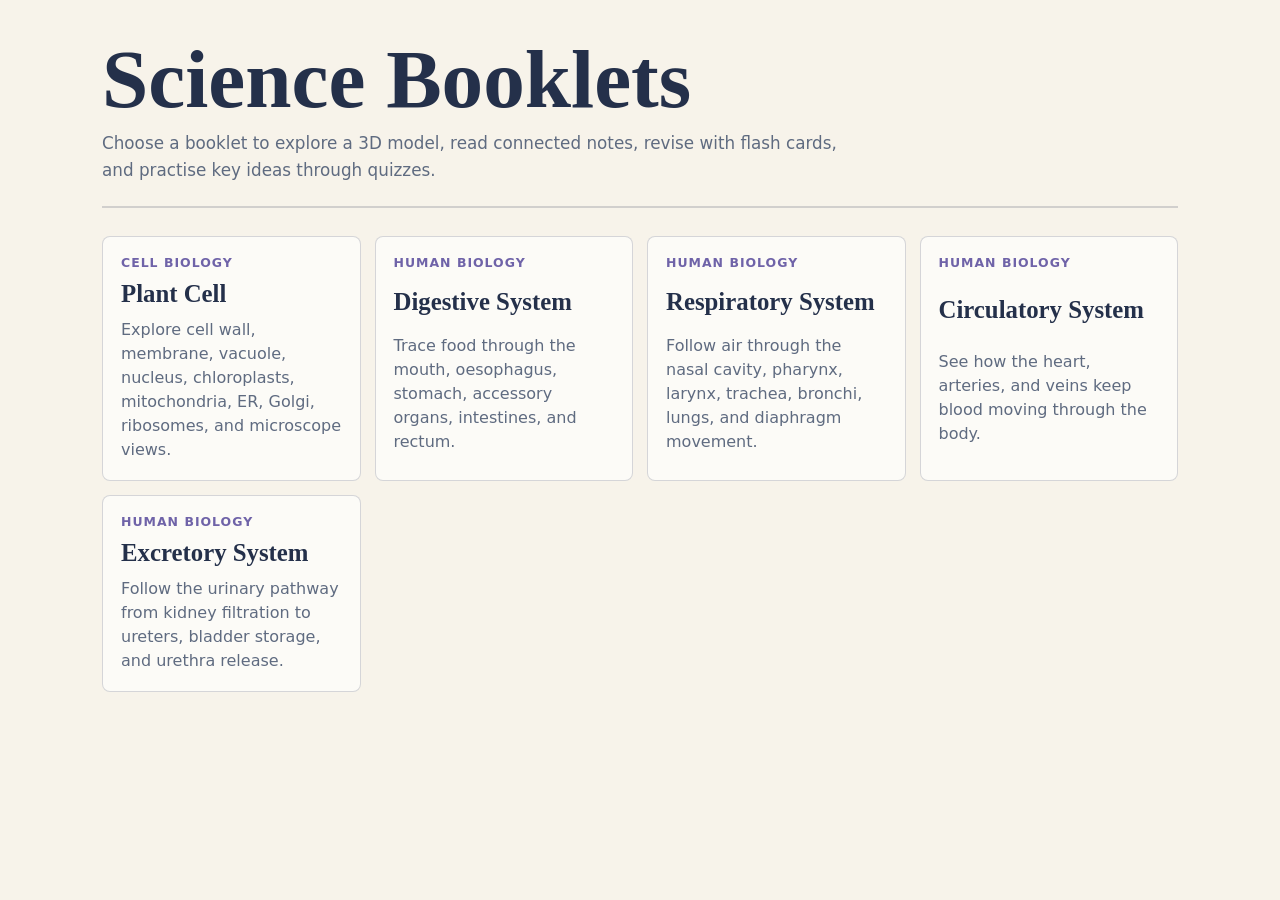
<file: index.html>
<!doctype html>
<html lang="en">
  <head>
    <meta charset="utf-8" />
    <meta name="viewport" content="width=device-width, initial-scale=1" />
    <title>Science Booklets</title>
    <link rel="icon" href="data:," />
    <style>
      :root {
        --ink: #24304a;
        --muted: #5f6b80;
        --paper: #f7f3ea;
        --line: rgba(36, 48, 74, 0.18);
        --red: #b8413e;
        --violet: #6f63a8;
        color: var(--ink);
        font-family: Inter, ui-sans-serif, system-ui, -apple-system, BlinkMacSystemFont, "Segoe UI", sans-serif;
        background: var(--paper);
      }

      * {
        box-sizing: border-box;
      }

      body {
        margin: 0;
      }

      main {
        margin: 0 auto;
        max-width: 1120px;
        padding: 40px 22px 56px;
      }

      header {
        border-bottom: 2px solid var(--line);
        margin-bottom: 28px;
        padding-bottom: 22px;
      }

      h1 {
        font-family: Georgia, "Times New Roman", serif;
        font-size: clamp(2.35rem, 7vw, 5.2rem);
        line-height: 0.94;
        margin: 0 0 12px;
      }

      header p {
        color: var(--muted);
        font-size: 1.05rem;
        line-height: 1.6;
        margin: 0;
        max-width: 760px;
      }

      .grid {
        display: grid;
        gap: 14px;
        grid-template-columns: repeat(auto-fit, minmax(240px, 1fr));
      }

      .card {
        background: rgba(255, 255, 255, 0.62);
        border: 1px solid var(--line);
        border-radius: 8px;
        color: inherit;
        display: grid;
        gap: 10px;
        min-height: 178px;
        padding: 18px;
        text-decoration: none;
        transition: border-color 160ms ease, box-shadow 160ms ease, transform 160ms ease;
      }

      .card:hover,
      .card:focus-visible {
        border-color: var(--red);
        box-shadow: 0 12px 30px rgba(36, 48, 74, 0.12);
        outline: none;
        transform: translateY(-2px);
      }

      .card span {
        color: var(--violet);
        font-size: 0.78rem;
        font-weight: 800;
        letter-spacing: 0.08em;
        text-transform: uppercase;
      }

      .card strong {
        font-family: Georgia, "Times New Roman", serif;
        font-size: 1.55rem;
      }

      .card p {
        color: var(--muted);
        line-height: 1.5;
        margin: 0;
      }
    </style>
  </head>
  <body>
    <main>
      <header>
        <h1>Science Booklets</h1>
        <p>
          Choose a booklet to explore a 3D model, read connected notes, revise with flash cards,
          and practise key ideas through quizzes.
        </p>
      </header>

      <section class="grid" aria-label="Available booklets">
        <a class="card" href="./booklet/plant-cell/">
          <span>Cell Biology</span>
          <strong>Plant Cell</strong>
          <p>Explore cell wall, membrane, vacuole, nucleus, chloroplasts, mitochondria, ER, Golgi, ribosomes, and microscope views.</p>
        </a>

        <a class="card" href="./booklet/human-systems/digestive-system/">
          <span>Human Biology</span>
          <strong>Digestive System</strong>
          <p>Trace food through the mouth, oesophagus, stomach, accessory organs, intestines, and rectum.</p>
        </a>

        <a class="card" href="./booklet/human-systems/respiratory-system/">
          <span>Human Biology</span>
          <strong>Respiratory System</strong>
          <p>Follow air through the nasal cavity, pharynx, larynx, trachea, bronchi, lungs, and diaphragm movement.</p>
        </a>

        <a class="card" href="./booklet/human-systems/circulatory-system/">
          <span>Human Biology</span>
          <strong>Circulatory System</strong>
          <p>See how the heart, arteries, and veins keep blood moving through the body.</p>
        </a>

        <a class="card" href="./booklet/human-systems/excretory-system/">
          <span>Human Biology</span>
          <strong>Excretory System</strong>
          <p>Follow the urinary pathway from kidney filtration to ureters, bladder storage, and urethra release.</p>
        </a>
      </section>
    </main>
  </body>
</html>
</file>
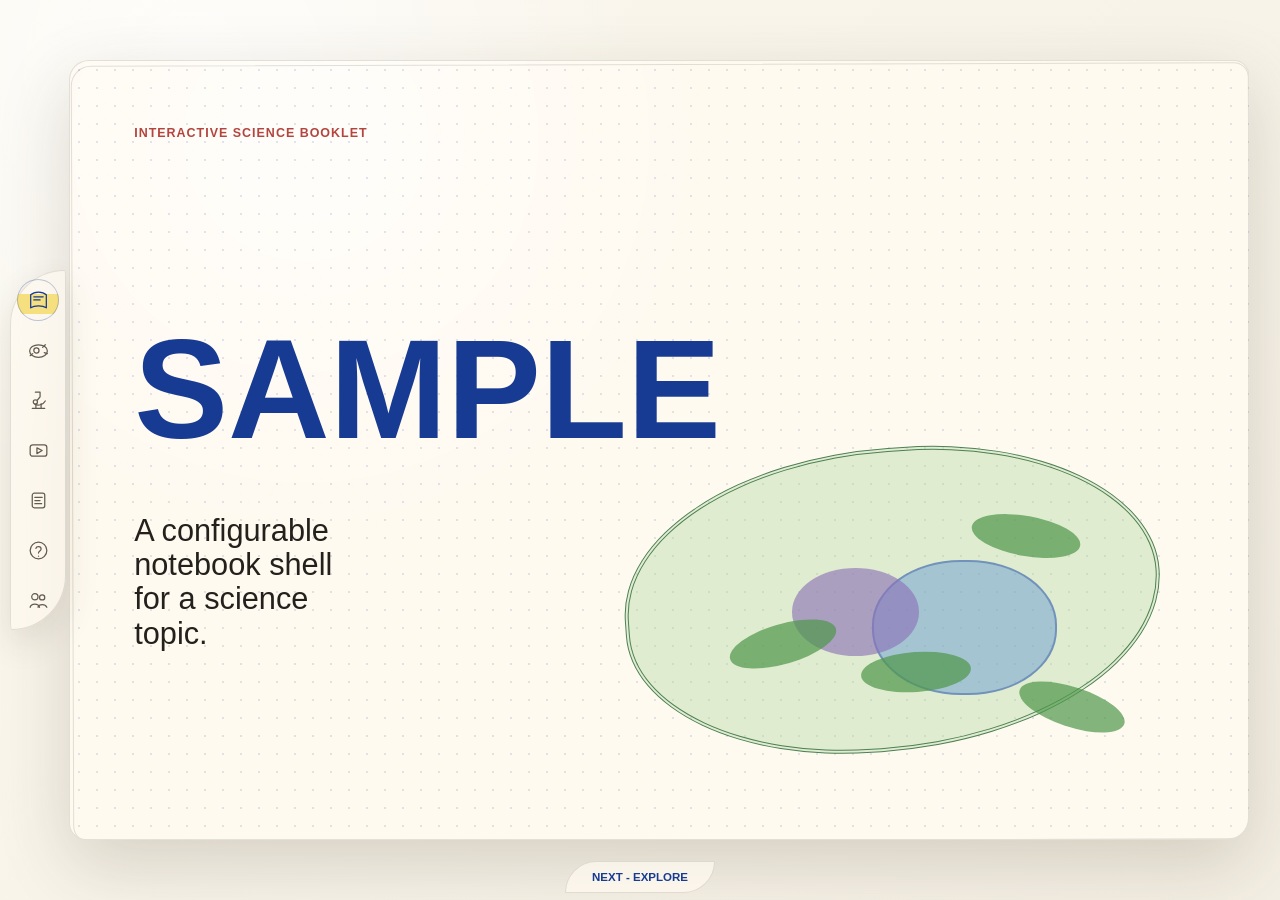
<file: booklet/booklet_template/index.html>
<!doctype html>
<html lang="en">
  <head>
    <meta charset="utf-8" />
    <meta name="viewport" content="width=device-width, initial-scale=1" />
    <title data-document-title>Digital Booklet</title>
    <link rel="icon" href="data:," />
    <script type="importmap">
      {
        "imports": {
          "three": "./vendor/three/three.module.js",
          "three/addons/": "./vendor/three/addons/"
        }
      }
    </script>
    <link rel="stylesheet" href="./styles.css?v=template-10" />
  </head>
  <body>
    <nav class="page-icon-rail" aria-label="Booklet pages" data-page-rail></nav>
    <main class="booklet" id="booklet">
      <section class="booklet-page cover-page" id="cover" data-page-label="Cover">
        <a class="page-arrow down" href="#page-immersive" data-next-link>next - Explore</a>
        <article class="cover-sheet paper-surface">
          <p class="page-type" data-cover-kicker>interactive science booklet</p>
          <h1 data-cover-title>BOOKLET</h1>
          <p class="cover-line" data-cover-line>A living notebook for exploring ideas.</p>
          <div class="cover-cell" aria-hidden="true" data-cover-art>
            <span class="cell-shell"></span>
            <span class="cell-vacuole"></span>
            <span class="cell-nucleus"></span>
            <span class="leaf-dot d1"></span>
            <span class="leaf-dot d2"></span>
            <span class="leaf-dot d3"></span>
            <span class="leaf-dot d4"></span>
          </div>
        </article>
      </section>

      <section class="booklet-page spread-page ftue-active" id="page-immersive" data-page-label="01 Explore">
        <a class="page-arrow up" href="#cover">previous - Cover</a>
        <a class="page-arrow down" href="#page-gallery">next - Gallery</a>
        <div class="page-type" data-immersive-label>01 Explore</div>
        <article class="panel visual-panel">
          <header class="panel-header">
            <h2 data-immersive-title>Explore</h2>
            <p class="ftue-line ftue-pulse" data-immersive-ftue>Rotate, zoom, tap a part, and read related notes.</p>
          </header>
          <div class="cell-viewer" id="cell-viewer">
            <div class="viewer-status" data-viewer-status>loading model...</div>
            <div class="label-layer" data-label-layer></div>
          </div>
          <div class="tool-row">
            <button type="button" data-viewer-action="play">pause</button>
            <button type="button" data-viewer-action="rotate">rotate</button>
            <button type="button" data-viewer-action="zoom">zoom</button>
            <button type="button" data-viewer-action="labels">all labels</button>
            <button type="button" data-viewer-action="isolate">isolate</button>
            <button type="button" data-viewer-action="reset">reset</button>
          </div>
        </article>
        <aside class="panel notes-panel">
          <header class="panel-header compact">
            <p class="eyebrow" data-notes-eyebrow>linked notes</p>
            <h2 data-notes-title></h2>
            <p data-notes-hint></p>
          </header>
          <section class="note-card lead">
            <h3 data-overview-title></h3>
            <p data-overview-primary></p>
            <p data-overview-secondary></p>
          </section>
          <section class="note-card detail" data-detail-card>
            <h3 data-detail-title></h3>
            <p data-detail-body></p>
            <dl data-detail-list></dl>
          </section>
        </aside>
      </section>

      <section class="booklet-page spread-page ftue-active" id="page-gallery" data-page-label="02 Gallery">
        <a class="page-arrow up" href="#page-immersive">previous - Explore</a>
        <a class="page-arrow down" href="#page-video">next - Watch</a>
        <div class="page-type" data-gallery-label>02 Gallery</div>
        <article class="panel visual-panel">
          <header class="panel-header micro-panel-header">
            <p class="ftue-line" data-gallery-ftue>Use the arrows to compare views.</p>
          </header>
          <div class="micro-stage" data-gallery-stage></div>
        </article>
        <aside class="panel notes-panel">
          <header class="panel-header compact">
            <p class="eyebrow" data-gallery-eyebrow>observation guide</p>
            <h2 data-gallery-title>Look Closely</h2>
            <p data-gallery-body></p>
          </header>
          <section class="note-card lead" data-gallery-guide></section>
          <section class="note-card detail" data-gallery-copy></section>
        </aside>
      </section>

      <section class="booklet-page spread-page ftue-active" id="page-video" data-page-label="03 Watch">
        <a class="page-arrow up" href="#page-gallery">previous - Gallery</a>
        <a class="page-arrow down" href="#page-flashcards">next - Exam Prep</a>
        <div class="page-type" data-video-label>03 Watch</div>
        <article class="panel visual-panel">
          <header class="panel-header">
            <h2 data-video-page-title>Watch</h2>
            <p class="ftue-line" data-video-ftue>Pick a video from the playlist to begin watching.</p>
          </header>
          <div class="video-shell">
            <iframe
              data-video-player
              title="Booklet video player"
              allow="accelerometer; autoplay; clipboard-write; encrypted-media; gyroscope; picture-in-picture; web-share"
              allowfullscreen
            ></iframe>
          </div>
        </article>
        <aside class="panel notes-panel">
          <header class="panel-header compact">
            <p class="eyebrow">playlist and transcript notes</p>
            <h2 data-video-title></h2>
            <p data-video-subtitle></p>
          </header>
          <div class="playlist" data-video-list></div>
          <section class="note-card detail" data-video-notes></section>
        </aside>
      </section>

      <section class="booklet-page full-page ftue-active" id="page-flashcards" data-page-label="04 Revise">
        <a class="page-arrow up" href="#page-video">previous - Watch</a>
        <a class="page-arrow down" href="#page-quiz">next - Mastery Quiz</a>
        <div class="page-type">04 Exam Prep</div>
        <article class="full-sheet panel">
          <header class="panel-header centered">
            <p class="eyebrow">flip to revise</p>
            <h2 data-flashcards-title>Flash Card Desk</h2>
            <p class="ftue-line">Tap any card once to reveal the answer.</p>
          </header>
          <div class="flash-grid" data-flashcards></div>
        </article>
      </section>

      <section class="booklet-page spread-page ftue-active" id="page-quiz" data-page-label="05 Quiz">
        <a class="page-arrow up" href="#page-flashcards">previous - Exam Prep</a>
        <a class="page-arrow down" href="#page-extras">next - Extras</a>
        <div class="page-type">05 Mastery Quiz</div>
        <article class="panel quiz-panel locked" data-quiz-panel>
          <header class="panel-header">
            <h2 data-quiz-title>Timed Quiz</h2>
            <p class="ftue-line">Press start when you are ready for the timed quiz.</p>
          </header>
          <div class="quiz-stack" data-quiz-stack></div>
          <div class="quiz-start-overlay" data-quiz-start-overlay>
            <p class="eyebrow">ready check</p>
            <h3>Start the quiz?</h3>
            <p>The questions will unlock and the timer will begin.</p>
            <button class="primary-action" type="button" data-start-quiz>start quiz</button>
          </div>
        </article>
        <aside class="panel score-panel">
          <header class="panel-header compact">
            <p class="eyebrow">quiz dashboard</p>
            <h2>Mastery Meter</h2>
          </header>
          <div class="score-grid">
            <div><span>time</span><strong data-timer>05:00</strong></div>
            <div><span>score</span><strong data-score>0 / 0</strong></div>
            <div><span>attempts</span><strong data-attempts>0</strong></div>
            <div><span>status</span><strong data-quiz-status>paused</strong></div>
          </div>
          <button class="primary-action" type="button" data-reset-quiz>restart quiz</button>
          <section class="note-card detail">
            <h3>Think Like A Scientist</h3>
            <p data-quiz-help>A strong answer names the part, describes its job, and connects it to the whole pathway.</p>
          </section>
        </aside>
      </section>

      <section class="booklet-page spread-page" id="page-extras" data-page-label="06 Extras">
        <a class="page-arrow up" href="#page-quiz">previous - Mastery Quiz</a>
        <a class="page-arrow down" href="#cover">next - Cover</a>
        <div class="page-type">06 Extras</div>
        <article class="panel people-panel">
          <header class="panel-header">
            <h2 data-extras-title>People Behind The Ideas</h2>
            <p data-extras-subtitle></p>
          </header>
          <div class="people-grid" data-people-grid></div>
        </article>
        <aside class="panel notes-panel">
          <header class="panel-header compact">
            <p class="eyebrow">contribution notes</p>
            <h2 data-person-name></h2>
            <p data-person-role></p>
          </header>
          <section class="note-card detail" data-person-detail></section>
        </aside>
      </section>
    </main>
    <script type="module" src="./app.js?v=template-10"></script>
  </body>
</html>
</file>
<file: booklet/booklet_template/styles.css>
:root {
  --desk: #f4efe4;
  --paper: #fffaf0;
  --paper-deep: #f2e5ca;
  --ink: #24211d;
  --muted: #625b4e;
  --blue: #173a92;
  --green: #3d8754;
  --red: #b3453e;
  --orange: #c26d2d;
  --yellow: #f4dc72;
  --teal: #5ea6a0;
  --violet: #8c72b9;
  --line: rgba(48, 43, 34, 0.22);
  --soft-line: rgba(48, 43, 34, 0.13);
  --shadow: 0 24px 70px rgba(69, 52, 26, 0.18);
}

* {
  box-sizing: border-box;
}

html {
  height: 100%;
  scroll-behavior: smooth;
}

body {
  background:
    radial-gradient(circle at 15% 8%, rgba(255, 255, 255, 0.8), transparent 28rem),
    linear-gradient(135deg, #fbf8ef, var(--desk));
  color: var(--ink);
  font-family: Inter, "Segoe UI", Arial, sans-serif;
  height: 100%;
  margin: 0;
  overflow: hidden;
}

.page-icon-rail {
  background: rgba(255, 250, 240, 0.72);
  border: 1px solid var(--soft-line);
  border-radius: 999px 44% 999px 52%;
  box-shadow: 0 14px 34px rgba(69, 52, 26, 0.12);
  display: grid;
  gap: 8px;
  left: 10px;
  padding: 8px 6px;
  position: fixed;
  top: 50%;
  transform: translateY(-50%);
  z-index: 40;
}

.page-icon-tab {
  align-items: center;
  border: 1px solid transparent;
  border-radius: 999px;
  color: var(--muted);
  display: grid;
  height: 42px;
  justify-items: center;
  padding: 3px;
  position: relative;
  text-decoration: none;
  width: 42px;
}

.page-icon-tab svg {
  fill: none;
  height: 25px;
  stroke: currentColor;
  stroke-linecap: round;
  stroke-linejoin: round;
  stroke-width: 2.4;
  width: 25px;
}

.page-icon-tab span {
  background: var(--ink);
  border-radius: 999px;
  color: var(--paper);
  font-size: 0.68rem;
  font-weight: 900;
  left: 48px;
  opacity: 0;
  padding: 0.35em 0.6em;
  pointer-events: none;
  position: absolute;
  top: 50%;
  transform: translateY(-50%);
  transition: opacity 160ms ease;
  white-space: nowrap;
}

.page-icon-tab:hover span,
.page-icon-tab:focus-visible span {
  opacity: 1;
}

.page-icon-tab.active {
  background: linear-gradient(transparent 34%, rgba(244, 220, 114, 0.9) 34% 84%, transparent 84%);
  border-color: rgba(23, 58, 146, 0.28);
  color: var(--blue);
}

button,
a {
  color: inherit;
  font: inherit;
}

.booklet {
  height: 100svh;
  overflow-y: auto;
  scroll-snap-type: y mandatory;
}

.booklet-page {
  display: grid;
  gap: clamp(12px, 1.5vw, 18px);
  height: 100svh;
  overflow: hidden;
  padding: clamp(16px, 2vw, 28px) clamp(16px, 2vw, 28px) clamp(16px, 2vw, 28px) clamp(54px, 5vw, 72px);
  position: relative;
  scroll-snap-align: start;
}

.spread-page {
  grid-template-columns: minmax(0, 1.1fr) minmax(320px, 0.9fr);
}

.full-page,
.cover-page {
  place-items: center;
}

.paper-surface,
.panel {
  background:
    radial-gradient(rgba(23, 58, 146, 0.13) 1px, transparent 1.2px),
    radial-gradient(circle at 20% 10%, rgba(255, 255, 255, 0.72), transparent 34%),
    var(--paper);
  background-size: 18px 18px, auto, auto;
  border: 1px solid var(--soft-line);
  border-radius: 20px 15px 22px 17px;
  box-shadow: var(--shadow);
  min-height: 0;
  position: relative;
}

.panel::after,
.paper-surface::after,
.note-card::after,
.cell-viewer::after,
.video-shell::after,
.micro-stage::after,
.flash-card::after {
  border: 1px solid rgba(48, 43, 34, 0.14);
  border-radius: inherit;
  content: "";
  inset: 3px -2px -2px 2px;
  pointer-events: none;
  position: absolute;
  transform: rotate(-0.18deg);
}

.panel {
  display: flex;
  flex-direction: column;
  gap: 12px;
  overflow: hidden;
  padding: clamp(16px, 2vw, 28px);
}

.page-type {
  color: var(--red);
  font-size: 0.78rem;
  font-weight: 900;
  left: clamp(24px, 3vw, 42px);
  letter-spacing: 0.08em;
  position: absolute;
  text-transform: uppercase;
  top: clamp(18px, 2.2vw, 32px);
  z-index: 5;
}

.page-arrow {
  align-items: center;
  background: rgba(255, 250, 240, 0.74);
  border: 1px solid var(--soft-line);
  border-radius: 999px 48% 999px 52%;
  color: var(--blue);
  display: flex;
  font-size: 0.72rem;
  font-weight: 900;
  height: 32px;
  justify-content: center;
  left: 50%;
  min-width: 150px;
  padding: 0 14px;
  position: absolute;
  text-decoration: none;
  text-transform: uppercase;
  transform: translateX(-50%);
  z-index: 10;
}

.page-arrow.up {
  top: 7px;
}

.page-arrow.down {
  bottom: 7px;
}

.cover-sheet {
  display: grid;
  grid-template-columns: minmax(0, 0.9fr) minmax(360px, 1.1fr);
  height: min(780px, calc(100svh - 48px));
  max-width: 1180px;
  overflow: hidden;
  padding: clamp(32px, 5vw, 76px);
  width: min(1180px, calc(100vw - 48px));
}

.cover-sheet .page-type {
  position: static;
}

h1,
h2,
h3,
p {
  margin: 0;
}

h1 {
  align-self: center;
  color: var(--blue);
  font-size: clamp(5rem, 11vw, 10rem);
  letter-spacing: 0;
  line-height: 0.88;
  max-width: 6ch;
}

h2 {
  color: var(--blue);
  font-size: clamp(2rem, 4vw, 4.4rem);
  letter-spacing: 0;
  line-height: 0.96;
}

h3 {
  font-size: clamp(1.1rem, 1.6vw, 1.5rem);
  line-height: 1.08;
}

p {
  color: var(--muted);
  font-size: clamp(0.95rem, 1.15vw, 1.08rem);
  line-height: 1.38;
}

.cover-line {
  align-self: start;
  color: var(--ink);
  font-size: clamp(1.35rem, 2.4vw, 2.2rem);
  line-height: 1.12;
  max-width: 13ch;
}

.cover-cell {
  align-self: end;
  aspect-ratio: 1.45 / 1;
  grid-column: 2;
  grid-row: 1 / span 3;
  justify-self: center;
  max-width: 620px;
  position: relative;
  width: 100%;
}

.cover-cell span {
  position: absolute;
}

.cell-shell {
  background: rgba(173, 213, 154, 0.38);
  border: 4px double rgba(50, 108, 61, 0.84);
  border-radius: 52% 47% 55% 45%;
  inset: 18% 4% 6% 3%;
  transform: rotate(-4deg);
}

.cell-vacuole {
  background: rgba(99, 154, 212, 0.48);
  border: 2px solid rgba(23, 58, 146, 0.36);
  border-radius: 48%;
  height: 34%;
  right: 22%;
  top: 46%;
  width: 32%;
}

.cell-nucleus {
  background: rgba(140, 114, 185, 0.62);
  border-radius: 50%;
  height: 22%;
  left: 32%;
  top: 48%;
  width: 22%;
}

.leaf-dot {
  background: rgba(77, 151, 75, 0.7);
  border-radius: 50%;
  height: 10%;
  width: 19%;
}

.d1 { left: 21%; top: 62%; transform: rotate(-16deg); }
.d2 { right: 18%; top: 35%; transform: rotate(10deg); }
.d3 { right: 10%; bottom: 12%; transform: rotate(18deg); }
.d4 { left: 44%; bottom: 21%; transform: rotate(-4deg); }

.cover-system {
  align-self: end;
  aspect-ratio: 1.05 / 1.2;
  grid-column: 2;
  grid-row: 1 / span 3;
  justify-self: center;
  max-width: 430px;
  position: relative;
  width: 100%;
}

.system-torso {
  background:
    radial-gradient(circle at 50% 18%, rgba(172, 204, 242, 0.48) 0 9%, transparent 10%),
    radial-gradient(ellipse at 50% 54%, rgba(255, 250, 240, 0.68) 0 39%, transparent 40%);
  border: 2px solid rgba(23, 58, 146, 0.34);
  border-radius: 46% 48% 42% 45%;
  inset: 3% 15% 0;
  position: absolute;
  transform: rotate(-2deg);
}

.system-torso::after {
  border: 1px dashed rgba(23, 58, 146, 0.28);
  border-radius: 50%;
  content: "";
  inset: 15% 20% 12%;
  position: absolute;
}

.system-spine {
  background: linear-gradient(rgba(23, 58, 146, 0.32), rgba(23, 58, 146, 0.06));
  border-radius: 999px;
  height: 76%;
  left: 50%;
  position: absolute;
  top: 15%;
  transform: translateX(-50%) rotate(1deg);
  width: 4px;
}

.system-node {
  align-items: center;
  color: var(--blue);
  display: flex;
  gap: 6px;
  left: var(--node-x, 50%);
  position: absolute;
  top: var(--node-y, 50%);
  transform: translate(-50%, -50%) rotate(var(--node-tilt, -2deg));
}

.system-node i {
  background: color-mix(in srgb, var(--node-color) 45%, #fffaf0);
  border: 1px solid color-mix(in srgb, var(--node-color) 70%, var(--blue));
  border-radius: 50% 45% 53% 48%;
  display: block;
  height: 22px;
  width: 22px;
}

.system-node b {
  background: linear-gradient(transparent 26%, color-mix(in srgb, var(--node-color) 38%, transparent) 26% 86%, transparent 86%);
  font-size: 0.78rem;
  max-width: 92px;
  overflow: hidden;
  text-overflow: ellipsis;
  white-space: nowrap;
}

.system-node.n1 { --node-x: 42%; --node-y: 22%; --node-tilt: -3deg; }
.system-node.n2 { --node-x: 58%; --node-y: 35%; --node-tilt: 2deg; }
.system-node.n3 { --node-x: 40%; --node-y: 50%; --node-tilt: -1deg; }
.system-node.n4 { --node-x: 62%; --node-y: 62%; --node-tilt: 2deg; }
.system-node.n5 { --node-x: 43%; --node-y: 75%; --node-tilt: -2deg; }
.system-node.n6 { --node-x: 60%; --node-y: 87%; --node-tilt: 1deg; }

.panel-header {
  display: grid;
  flex: 0 0 auto;
  gap: 8px;
  max-width: 42rem;
  position: relative;
  z-index: 2;
}

.micro-panel-header {
  max-width: none;
}

.ftue-line {
  border: 1px solid rgba(23, 58, 146, 0.18);
  border-radius: 999px 48% 999px 52%;
  color: var(--blue);
  display: inline-block;
  font-weight: 900;
  padding: 0.48em 0.78em;
  width: fit-content;
}

.ftue-pulse {
  background: rgba(255, 250, 240, 0.8);
}

.ftue-active .ftue-pulse {
  animation: glowCycle 2.2s linear infinite;
}

.booklet-page:not(.ftue-active) .ftue-line {
  background: rgba(255, 250, 240, 0.5);
}

.panel-header.compact h2 {
  font-size: clamp(1.9rem, 3vw, 3rem);
}

.panel-header.centered {
  margin-inline: auto;
  text-align: center;
}

.eyebrow {
  color: var(--red);
  font-size: 0.76rem;
  font-weight: 900;
  letter-spacing: 0.08em;
  text-transform: uppercase;
}

.cell-viewer,
.micro-stage,
.video-shell {
  border: 1.5px solid rgba(23, 58, 146, 0.36);
  border-radius: 22px 30px 18px 26px;
  flex: 1 1 auto;
  min-height: 260px;
  overflow: hidden;
  position: relative;
}

.cell-viewer {
  background:
    radial-gradient(circle at 50% 50%, rgba(244, 220, 114, 0.34), transparent 38%),
    rgba(255, 255, 255, 0.38);
}

.cell-viewer canvas {
  cursor: grab;
  height: 100% !important;
  inset: 0;
  position: absolute;
  touch-action: none;
  width: 100% !important;
  z-index: 1;
}

.viewer-status {
  color: var(--red);
  font-weight: 900;
  left: 20px;
  position: absolute;
  top: 18px;
  z-index: 4;
}

.label-layer {
  inset: 0;
  pointer-events: none;
  position: absolute;
  z-index: 5;
}

.label-layer.hidden {
  display: none;
}

.model-label,
.tool-row button,
.mark,
.tag,
.primary-action {
  border-radius: 999px 48% 999px 52%;
}

.model-label {
  background: rgba(255, 250, 240, 0.86);
  border: 1px solid rgba(23, 58, 146, 0.58);
  color: var(--blue);
  cursor: pointer;
  font-size: 0.76rem;
  font-weight: 900;
  padding: 0.38em 0.58em;
  pointer-events: auto;
  position: absolute;
  transform: translate(-50%, -50%) rotate(-1deg);
  white-space: nowrap;
}

.model-label.selected {
  background: var(--yellow);
  color: var(--red);
}

.tool-row {
  display: flex;
  flex: 0 0 auto;
  flex-wrap: wrap;
  gap: 10px;
}

.tool-row button,
.primary-action {
  background: rgba(255, 250, 240, 0.66);
  border: 1px solid var(--line);
  cursor: pointer;
  font-weight: 900;
  padding: 0.62em 0.9em;
}

.tool-row button.active,
.primary-action {
  background: linear-gradient(transparent 36%, rgba(177, 220, 156, 0.7) 36% 84%, transparent 84%);
  color: var(--green);
}

.note-card {
  background: rgba(255, 255, 255, 0.45);
  border: 1px solid var(--soft-line);
  border-radius: 14px 18px 12px 16px;
  display: grid;
  gap: 10px;
  padding: 14px;
  position: relative;
  z-index: 2;
}

.notes-panel {
  overflow-y: auto;
}

.mark {
  background: linear-gradient(transparent 22%, color-mix(in srgb, var(--mark-color, var(--yellow)) 68%, transparent) 22% 86%, transparent 86%);
  border: 0;
  cursor: pointer;
  font-weight: 900;
  padding: 0 0.1em;
}

.green { background: linear-gradient(transparent 22%, rgba(153, 211, 125, 0.72) 22% 86%, transparent 86%); }
.blue { background: linear-gradient(transparent 22%, rgba(172, 204, 242, 0.76) 22% 86%, transparent 86%); }
.yellow { background: linear-gradient(transparent 22%, rgba(244, 220, 114, 0.84) 22% 86%, transparent 86%); }
.red { background: linear-gradient(transparent 22%, rgba(232, 150, 143, 0.72) 22% 86%, transparent 86%); }
.orange { background: linear-gradient(transparent 22%, rgba(239, 180, 122, 0.72) 22% 86%, transparent 86%); }
.teal { background: linear-gradient(transparent 22%, rgba(156, 218, 213, 0.72) 22% 86%, transparent 86%); }
.violet { background: linear-gradient(transparent 22%, rgba(206, 188, 232, 0.72) 22% 86%, transparent 86%); }

dl {
  display: grid;
  gap: 8px;
  margin: 0;
}

dl div {
  background: rgba(255, 250, 240, 0.62);
  border: 1px solid var(--soft-line);
  border-radius: 10px;
  padding: 9px 10px;
}

dt {
  color: var(--blue);
  font-size: 0.75rem;
  font-weight: 900;
  letter-spacing: 0.06em;
  text-transform: uppercase;
}

dd {
  color: var(--muted);
  line-height: 1.35;
  margin: 4px 0 0;
}

.micro-stage img {
  -webkit-user-drag: none;
  display: block;
  height: 100%;
  object-fit: cover;
  pointer-events: none;
  user-select: none;
  width: 100%;
}

.micro-stage::before {
  background:
    linear-gradient(0deg, rgba(20, 18, 14, 0.55), transparent 45%),
    radial-gradient(circle at 50% 50%, transparent 44%, rgba(20, 18, 14, 0.2));
  content: "";
  inset: 0;
  pointer-events: none;
  position: absolute;
  z-index: 1;
}

.micro-arrow {
  background: rgba(255, 250, 240, 0.84);
  border: 1px solid var(--line);
  border-radius: 999px 46% 999px 52%;
  color: var(--blue);
  cursor: pointer;
  font-size: 2rem;
  font-weight: 900;
  height: 44px;
  line-height: 1;
  position: absolute;
  top: 50%;
  transform: translateY(-50%);
  width: 44px;
  z-index: 4;
}

.ftue-active .micro-arrow {
  animation: glowCycle 2.4s linear infinite;
  box-shadow: 0 0 0 0 rgba(244, 220, 114, 0.0);
}

.ftue-active .micro-prev {
  animation-delay: 0.15s;
}

.ftue-active .micro-next {
  animation-delay: 0.75s;
}

.micro-prev { left: 14px; }
.micro-next { right: 14px; }

.tag,
.micro-tags span {
  background: rgba(255, 255, 255, 0.62);
  border: 1px solid currentColor;
  color: var(--blue);
  display: inline-block;
  font-size: 0.76rem;
  font-weight: 900;
  margin: 0.12em;
  padding: 0.28em 0.55em;
  text-transform: lowercase;
}

.micro-tags .green,
.tag.green { color: var(--green); }
.micro-tags .yellow,
.tag.yellow { color: #8d6c00; }
.micro-tags .blue,
.tag.blue { color: var(--blue); }
.micro-tags .red,
.tag.red { color: var(--red); }

.pathway-stage {
  align-content: stretch;
  background:
    radial-gradient(circle at 18% 22%, rgba(244, 220, 114, 0.22), transparent 30%),
    radial-gradient(circle at 78% 70%, rgba(172, 204, 242, 0.28), transparent 32%),
    rgba(255, 250, 240, 0.45);
  display: grid;
  overflow: hidden;
  padding: clamp(14px, 2vw, 22px);
}

.pathway-stage::before {
  display: none;
}

.pathway-thread {
  border-left: 3px solid color-mix(in srgb, var(--blue) 42%, transparent);
  bottom: 42px;
  left: clamp(43px, 6vw, 64px);
  position: absolute;
  top: 42px;
}

.pathway-list {
  display: grid;
  gap: 10px;
  overflow-y: auto;
  position: relative;
  z-index: 2;
}

.pathway-step {
  align-items: start;
  background: rgba(255, 250, 240, 0.82);
  border: 1px solid color-mix(in srgb, var(--step-color, var(--blue)) 52%, var(--line));
  border-radius: 18px 14px 22px 12px;
  color: var(--ink);
  cursor: pointer;
  display: grid;
  gap: 4px 12px;
  grid-template-columns: auto 1fr;
  padding: 12px 14px;
  text-align: left;
}

.pathway-step span {
  background: color-mix(in srgb, var(--step-color, var(--yellow)) 35%, #fffaf0);
  border: 1px solid var(--line);
  border-radius: 999px 48% 999px 52%;
  color: var(--blue);
  font-size: 0.78rem;
  font-weight: 900;
  grid-row: span 2;
  padding: 0.38em 0.5em;
}

.pathway-step strong {
  color: var(--blue);
  font-size: clamp(1rem, 1.7vw, 1.35rem);
}

.pathway-step em {
  color: var(--muted);
  font-style: normal;
  line-height: 1.28;
}

.video-shell {
  background: #111;
}

.video-shell iframe {
  border: 0;
  background: #111;
  display: block;
  height: 100%;
  width: 100%;
}

.playlist {
  display: grid;
  gap: 8px;
}

.playlist button,
.person-card {
  background: rgba(255, 250, 240, 0.64);
  border: 1px solid var(--soft-line);
  border-radius: 16px 12px 18px 10px;
  cursor: pointer;
  display: grid;
  gap: 6px;
  grid-template-columns: 64px minmax(0, 1fr);
  padding: 8px;
  text-align: left;
}

.playlist button.active,
.person-card.active {
  background: var(--yellow);
  color: var(--blue);
}

.ftue-active .playlist button {
  animation: playlistPulse 3s linear infinite;
}

.ftue-active .playlist button:nth-child(2) {
  animation-delay: 0.7s;
}

.ftue-active .playlist button:nth-child(3) {
  animation-delay: 1.4s;
}

.playlist img {
  aspect-ratio: 16 / 9;
  border-radius: 9px 6px 10px 7px;
  grid-row: span 2;
  object-fit: cover;
  width: 64px;
}

.playlist strong,
.person-card strong {
  overflow: hidden;
  text-overflow: ellipsis;
  white-space: nowrap;
}

.playlist span,
.person-card span {
  color: var(--red);
  font-size: 0.76rem;
  font-weight: 900;
  text-transform: uppercase;
}

.full-sheet {
  height: min(780px, calc(100svh - 48px));
  max-width: 1180px;
  width: min(1180px, calc(100vw - 48px));
}

.flash-grid {
  display: grid;
  flex: 1 1 auto;
  gap: 14px;
  grid-template-columns: repeat(2, minmax(0, 1fr));
  min-height: 0;
  overflow-y: auto;
  padding: 4px;
}

.flash-card {
  background: rgba(255, 255, 255, 0.5);
  border: 1px solid var(--soft-line);
  border-radius: 18px 12px 20px 14px;
  cursor: pointer;
  display: grid;
  gap: 10px;
  min-height: 170px;
  padding: 16px;
  position: relative;
  text-align: left;
}

.flash-card em {
  color: var(--muted);
  display: none;
  font-style: normal;
}

.flash-card.revealed {
  background: rgba(215, 225, 244, 0.85);
}

.flash-card.revealed em {
  display: block;
}

.ftue-active .flash-card:first-child {
  animation: flashPrompt 1.4s ease-in-out infinite;
}

.quiz-panel {
  overflow-y: auto;
  position: relative;
}

.quiz-panel.locked .quiz-stack {
  filter: blur(5px);
  pointer-events: none;
  user-select: none;
}

.quiz-start-overlay {
  align-content: center;
  background: rgba(255, 250, 240, 0.84);
  border: 1px solid var(--soft-line);
  border-radius: 18px 14px 20px 12px;
  box-shadow: 0 18px 40px rgba(69, 52, 26, 0.16);
  display: none;
  gap: 10px;
  justify-items: center;
  left: 50%;
  max-width: 340px;
  padding: 22px;
  position: absolute;
  text-align: center;
  top: 52%;
  transform: translate(-50%, -50%);
  width: min(80%, 340px);
  z-index: 8;
}

.quiz-panel.locked .quiz-start-overlay {
  display: grid;
}

.ftue-active [data-start-quiz] {
  animation: glowCycle 2.2s linear infinite;
}

@keyframes glowCycle {
  0% {
    box-shadow: 0 0 0 0 rgba(244, 220, 114, 0.55), 0 0 24px rgba(244, 220, 114, 0.4);
    background-color: rgba(255, 250, 240, 0.9);
  }
  33% {
    box-shadow: 0 0 0 12px rgba(153, 211, 125, 0.0), 0 0 28px rgba(153, 211, 125, 0.55);
    background-color: rgba(220, 239, 204, 0.95);
  }
  66% {
    box-shadow: 0 0 0 16px rgba(172, 204, 242, 0.0), 0 0 30px rgba(172, 204, 242, 0.58);
    background-color: rgba(226, 236, 250, 0.95);
  }
  100% {
    box-shadow: 0 0 0 0 rgba(244, 220, 114, 0.55), 0 0 24px rgba(244, 220, 114, 0.4);
    background-color: rgba(255, 250, 240, 0.9);
  }
}

@keyframes playlistPulse {
  0%, 74%, 100% { background: rgba(255, 250, 240, 0.64); }
  8%, 32% { background: rgba(244, 220, 114, 0.92); }
  42%, 58% { background: rgba(172, 204, 242, 0.76); }
}

@keyframes flashPrompt {
  0%, 100% {
    transform: translateY(0);
    box-shadow: 0 0 0 rgba(244, 220, 114, 0);
  }
  50% {
    transform: translateY(-3px) rotate(-0.4deg);
    box-shadow: 0 14px 34px rgba(244, 220, 114, 0.35);
    background: rgba(244, 220, 114, 0.45);
  }
}

.quiz-stack {
  display: grid;
  gap: 12px;
}

.quiz-card {
  background: rgba(255, 255, 255, 0.5);
  border: 1px solid var(--soft-line);
  border-radius: 14px 18px 12px 16px;
  display: grid;
  gap: 10px;
  padding: 14px;
}

.quiz-options {
  display: grid;
  gap: 8px;
  grid-template-columns: repeat(2, minmax(0, 1fr));
}

.quiz-options button,
.fib-row input,
.fib-row button {
  background: rgba(255, 250, 240, 0.75);
  border: 1px solid var(--line);
  border-radius: 999px 52% 999px 48%;
  cursor: pointer;
  font-weight: 800;
  padding: 0.58em 0.72em;
}

.quiz-options button.correct,
.fib-row input.correct {
  background: rgba(177, 220, 156, 0.78);
  color: var(--green);
}

.quiz-options button.wrong {
  background: rgba(232, 150, 143, 0.68);
  color: var(--red);
}

.fib-row {
  display: grid;
  gap: 8px;
  grid-template-columns: minmax(0, 1fr) auto;
}

.score-grid {
  display: grid;
  gap: 12px;
  grid-template-columns: repeat(2, minmax(0, 1fr));
}

.score-grid div {
  background: rgba(255, 255, 255, 0.48);
  border: 1px solid var(--soft-line);
  border-radius: 14px 18px 12px 16px;
  padding: 14px;
}

.score-grid span {
  color: var(--red);
  display: block;
  font-size: 0.74rem;
  font-weight: 900;
  letter-spacing: 0.08em;
  text-transform: uppercase;
}

.score-grid strong {
  color: var(--blue);
  display: block;
  font-size: clamp(1.35rem, 2.4vw, 2.2rem);
}

.people-grid {
  display: grid;
  gap: 10px;
  grid-template-columns: repeat(2, minmax(0, 1fr));
  overflow-y: auto;
  padding: 2px;
}

.person-card {
  grid-template-columns: 54px minmax(0, 1fr);
}

.person-card p {
  grid-column: 1 / -1;
}

.person-thumb {
  align-items: center;
  background: rgba(23, 58, 146, 0.12);
  border: 1px solid var(--soft-line);
  border-radius: 50%;
  color: var(--blue);
  display: flex;
  font-size: 1.05rem;
  font-weight: 900;
  grid-row: span 2;
  height: 54px;
  justify-content: center;
  width: 54px;
}

@media (max-width: 900px) {
  body {
    overflow: auto;
  }

  .booklet-page,
  .spread-page {
    grid-template-columns: 1fr;
    height: auto;
    min-height: 100svh;
    overflow: visible;
    padding-left: 58px;
  }

  .panel {
    min-height: 42svh;
  }

  .cover-sheet {
    grid-template-columns: 1fr;
    height: auto;
    min-height: calc(100svh - 48px);
  }

  .cover-cell {
    grid-column: auto;
    grid-row: auto;
  }

  .flash-grid,
  .people-grid,
  .quiz-options {
    grid-template-columns: 1fr;
  }
}
</file>
